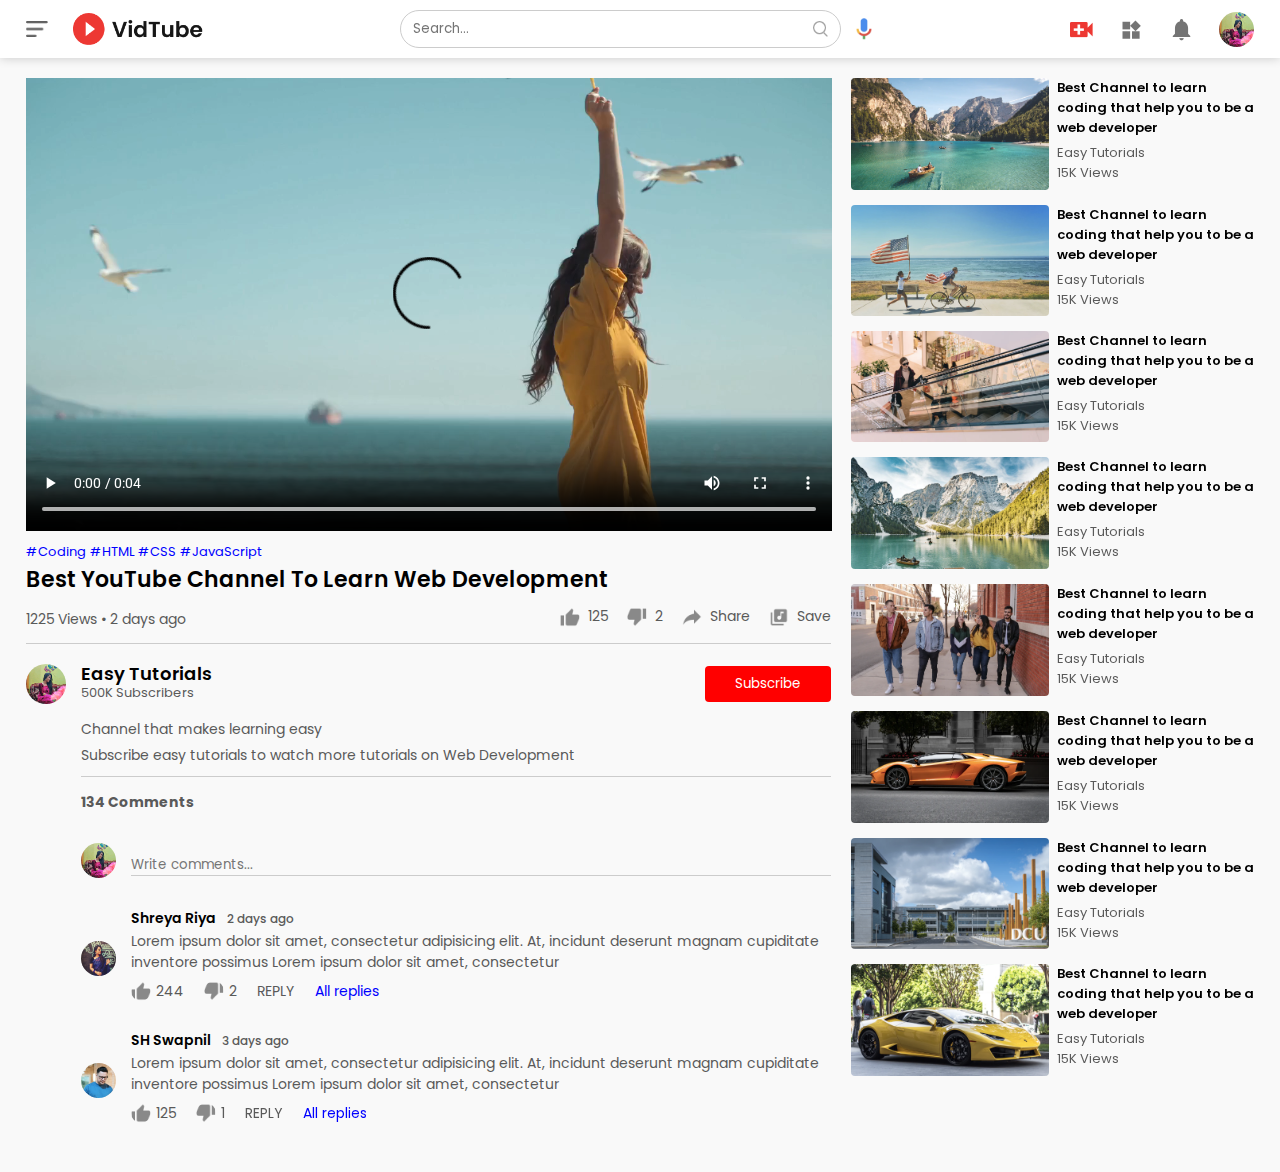
<file: YouTube Clone/play_video.html>
<!DOCTYPE html>
<html lang="en">
<head>
    <meta charset="UTF-8">
    <meta http-equiv="X-UA-Compatible" content="IE=edge">
    <meta name="viewport" content="width=device-width, initial-scale=1.0">
    <title>Play Video - MyTube</title>
    <link rel="stylesheet" href="style.css">
</head>
<body>
    <!-- -------------------navbar------------------------------------->
    <nav class="flex_div">
        <div class="nav_left flex_div">
            <img src="images/menu.png" class="menu_icon" >
            <img src="images/logo.png" class="logo_icon" >
        </div>
        <div class="nav_mid flex_div">
            <div class="search_box flex_div">
                <input type="text" placeholder="Search...">
                <img src="images/search.png">
            </div>
            <img src="images/voice-search.png" class="mic_icon">
        </div>
        <div class="nav_right flex_div">
            <img src="images/upload.png">
            <img src="images/more.png">
            <img src="images/notification.png">
            <img src="images/shreya5.png" class="user_icon">
        </div>
    </nav>

    <div class="container play_container">
        <div class="row">
            <div class="play_video">
                <video controls autoplay>
                    <source src="images/video.mp4" type="video/mp4">
                </video>

                <div class="tags">
                    <a href="">#Coding</a>
                    <a href="">#HTML</a>
                    <a href="">#CSS</a>
                    <a href="">#JavaScript</a>
                </div>
                <h3>Best YouTube Channel To Learn Web Development</h3>
                <div class="play_video_info">
                    <p>1225 Views &bull; 2 days ago</p>
                    <div>
                        <a href=""><img src="images/like.png">125</a>
                        <a href=""><img src="images/dislike.png">2</a>
                        <a href=""><img src="images/share.png">Share</a>
                        <a href=""><img src="images/save.png">Save</a>
                    </div>
                </div>
                <hr>

                <div class="publisher">
                    <img src="images/shreya5.png">
                    <div>
                        <p>Easy Tutorials</p>
                        <span>500K Subscribers</span>
                    </div>
                    <button type="button">Subscribe</button>
                </div>

                <div class="vid_description">
                    <p>Channel that makes learning easy</p>
                    <p>Subscribe easy tutorials to watch more tutorials on Web Development</p>
                    <hr>
                    <h4>134 Comments</h4>
                    <div class="add_comment">
                        <img src="images/shreya5.png">
                        <input type="text" placeholder="Write comments...">
                    </div>

                    <div class="old_comment">
                        <img src="images/shreya2.jpg">
                        <div>
                            <h3>Shreya Riya <span>2 days ago</span></h3>
                            <p>Lorem ipsum dolor sit amet, consectetur adipisicing elit. At, incidunt deserunt magnam cupiditate inventore possimus Lorem ipsum dolor sit amet, consectetur</p>
                            <div class="comment_action">
                                <img src="images/like.png">
                                <span>244</span>
                                <img src="images/dislike.png">
                                <span>2</span>
                                <span>REPLY</span>
                                <a href="">All replies</a>
                            </div>
                        </div>
                    </div>
                    <div class="old_comment">
                        <img src="images/tom.png">
                        <div>
                            <h3>SH Swapnil <span>3 days ago</span></h3>
                            <p>Lorem ipsum dolor sit amet, consectetur adipisicing elit. At, incidunt deserunt magnam cupiditate inventore possimus Lorem ipsum dolor sit amet, consectetur</p>
                            <div class="comment_action">
                                <img src="images/like.png">
                                <span>125</span>
                                <img src="images/dislike.png">
                                <span>1</span>
                                <span>REPLY</span>
                                <a href="">All replies</a>
                            </div>
                        </div>
                    </div>
                </div>
                
            </div>

            <div class="right_sidebar">

                <div class="side_video_list">
                    <a href="" class="small_thumbnail"><img src="images/thumbnail1.png"></a>
                    <div class="vid_info">
                        <a href="">Best Channel to learn coding that help you to be a web developer</a>
                        <p>Easy Tutorials</p>
                        <p>15K Views</p>
                    </div>
                </div>
                <div class="side_video_list">
                    <a href="" class="small_thumbnail"><img src="images/thumbnail2.png"></a>
                    <div class="vid_info">
                        <a href="">Best Channel to learn coding that help you to be a web developer</a>
                        <p>Easy Tutorials</p>
                        <p>15K Views</p>
                    </div>
                </div>
                <div class="side_video_list">
                    <a href="" class="small_thumbnail"><img src="images/thumbnail3.png"></a>
                    <div class="vid_info">
                        <a href="">Best Channel to learn coding that help you to be a web developer</a>
                        <p>Easy Tutorials</p>
                        <p>15K Views</p>
                    </div>
                </div>
                <div class="side_video_list">
                    <a href="" class="small_thumbnail"><img src="images/thumbnail4.png"></a>
                    <div class="vid_info">
                        <a href="">Best Channel to learn coding that help you to be a web developer</a>
                        <p>Easy Tutorials</p>
                        <p>15K Views</p>
                    </div>
                </div>
                <div class="side_video_list">
                    <a href="" class="small_thumbnail"><img src="images/thumbnail5.png"></a>
                    <div class="vid_info">
                        <a href="">Best Channel to learn coding that help you to be a web developer</a>
                        <p>Easy Tutorials</p>
                        <p>15K Views</p>
                    </div>
                </div>
                <div class="side_video_list">
                    <a href="" class="small_thumbnail"><img src="images/thumbnail6.png"></a>
                    <div class="vid_info">
                        <a href="">Best Channel to learn coding that help you to be a web developer</a>
                        <p>Easy Tutorials</p>
                        <p>15K Views</p>
                    </div>
                </div>
                <div class="side_video_list">
                    <a href="" class="small_thumbnail"><img src="images/thumbnail7.png"></a>
                    <div class="vid_info">
                        <a href="">Best Channel to learn coding that help you to be a web developer</a>
                        <p>Easy Tutorials</p>
                        <p>15K Views</p>
                    </div>
                </div>
                <div class="side_video_list">
                    <a href="" class="small_thumbnail"><img src="images/thumbnail8.png"></a>
                    <div class="vid_info">
                        <a href="">Best Channel to learn coding that help you to be a web developer</a>
                        <p>Easy Tutorials</p>
                        <p>15K Views</p>
                    </div>
                </div>
            </div>
        </div>
    </div>
</body>
</html>
</file>
<file: YouTube Clone/style.css>
@import url('https://fonts.googleapis.com/css2?family=Montserrat:wght@100&family=Poppins:wght@100;400;700&family=Roboto:wght@300;400;700&family=Ubuntu:wght@300&display=swap');
* {
    margin: 0;
    padding: 0;
    box-sizing: border-box;
    font-family: 'Poppins', sans-serif;
}
a {
    text-decoration: none;
    color: #5a5a5a;
}
img {
    cursor: pointer;
}
.flex_div {
    display: flex;
    align-items: center;
}
nav {
    padding: 10px 2%;
    justify-content: space-between;
    box-shadow: 0 0 10px rgba(0, 0, 0, 0.2);
    background-color: #fff;
    position: sticky;
    top: 0;
    z-index: 100000;
}
.nav_right img{
    width: 25px;
    margin-right: 25px;
}
.nav_right .user_icon {
    width: 35px;
    aspect-ratio: 1/1;
    max-width: 100%;
    height: auto;
    border-radius: 50%;
    margin-right: 0;
}
.nav_left .menu_icon {
    width: 22px;
    margin-right: 25px;
}
.nav_left .logo_icon {
    width: 130px;
}
.nav_mid .mic_icon {
    width: 16px;
}
.nav_mid .search_box {
    border: 1px  solid #ccc;
    border-radius: 25px;
    margin-right: 15px;
    padding: 8px 12px;
}
.nav_mid .search_box input {
    width: 400px;
    border: none;
    outline: 0;
    background-color: transparent;
}
.nav_mid .search_box img {
    width: 15px;
}
/* -------------------------------sidebar------------------- */

.sidebar {
    background-color: #fff;
    width: 15%;
    height: 100vh;
    position: fixed;
    top: 0;
    padding-left: 2%;
    padding-top: 80px;
}
.shortcut_links a img {
    width: 20px;
    aspect-ratio: 1/1;
    max-width: 100%;
    height: auto;
    margin-right: 20px;
}
.shortcut_links a {
    display: flex;
    align-items: center;
    margin-bottom: 20px;
    width: fit-content;
    flex-wrap: wrap;
}
.shortcut_links a:first-child {
    color: #ed3833;
}
.sidebar hr {
    border: 0;
    background-color: #ccc;
    height: 1px;
    width: 85%;
}
.subscribed_list h3 {
    font-size: 13px;
    margin: 20px 0;
    color: #5a5a5a;
}
.subscribed_list a {
    display: flex;
    align-items: center;
    margin-bottom: 20px;
    width: fit-content;
    flex-wrap: wrap;
}
.subscribed_list a img {
    width: 25px;
    border-radius: 50%;
    margin-right: 20px;
}
.small_sidebar {
    width: 5%;
}
.small_sidebar a p {
    display: none;
}
.small_sidebar h3 {
    display: none;
}
.small_sidebar hr {
    width: 50%;
    margin-bottom: 25px;
}

/* ----------------------------main------------------------ */

.container {
    background-color: #f9f9f9;
    padding: 20px 2% 20px 17%;
}
.large_container {
    padding-left: 7%;
}
.banner {
    width: 100%;
}
.banner img {
    width: 100%;
    border-radius: 8px;
}
.list_container {
    display: grid;
    grid-template-columns: repeat(auto-fit, minmax(250px, 1fr));
    grid-column-gap: 16px;
    grid-row-gap: 30px;
    margin-top: 15px;
}
.vid_list .thumbnail{
    width: 100%;
    border-radius: 5px;
}
.vid_list .flex_div {
    align-items: flex-start;
    margin-top: 7px;
}
.vid_list .flex_div img {
    width: 35px;
    aspect-ratio: 1/1;
    max-width: 100%;
    height: auto;
    margin-right: 10px;
    border-radius: 50%;
}
.vid_info {
    color: #5a5a5a;
    font-size: 13px;
}
.vid_info a {
    color: #000;
    font-weight: 600;
    display: block;
    margin-bottom: 5px;
}

@media (max-width: 900px) {
    .menu_icon {
        display: none;
    }
    .sidebar {
        display: none;
    }
    .container, .large_container {
        padding-left: 5%;
        padding-right: 5%;
    }
    .nav_right img {
        display: none;
    }
    .nav_right .user_icon {
        display: block;
        width: 30px;
    }
    .nav_mid .search_box input {
        width: 100px;
    }
    .nav_mid .mic_icon {
        display: none;
    }
    .logo_icon {
        width: 90px;
    }
}

/* ------------------play Video Page ------------------- */

.play_container {
    padding-left: 2%;
}
.row {
    display: grid;
    grid-template-columns: 2fr 1fr;
    grid-column-gap: 20px;
    
}
.play_video video {
    width: 100%;
}
.side_video_list {
    display: flex;
    justify-content: space-between;
    margin-bottom: 8px;
}
.side_video_list img {
    width: 100%;
    border-radius: 4px;
}
.side_video_list .small_thumbnail {
    flex-basis: 49%;
}
.side_video_list .vid_info {
    flex-basis: 49%;
}
.play_video .tags a {
    color: #0000ff;
    font-size: 13px;
}
.play_video h3 {
    font-size: 22px;
    font-weight: 600;
}
.play_video .play_video_info {
    display: flex;
    justify-content: space-between;
    align-items: center;
    flex-wrap: wrap;
    margin-top: 10px;
    font-size: 14px;
    color: #5a5a5a;
}
.play_video .play_video_info a img {
    width: 20px;
    margin-right: 8px;
}
.play_video .play_video_info a {
    display: inline-flex;
    align-items: center;
    margin-left: 15px;
}
.play_video hr {
    border: 0;
    height: 1px;
    background-color: #ccc;
    margin: 10px 0;
}
.publisher {
    display: flex;
    align-items: center;
    margin-top: 20px;
}
.publisher div {
    flex: 1;
    line-height: 18px;
}
.publisher img {
    width: 40px;
    aspect-ratio: 1/1;
    max-width: 100%;
    height: auto;
    border-radius: 50%;
    margin-right: 15px;
}
.publisher div p {
    color: #000;
    font-size: 18px;
    font-weight: 600;
}
.publisher div span {
    font-size: 13px;
    color: #5a5a5a;
}
.publisher button {
    background-color: red;
    color: #fff;
    padding: 8px 30px;
    border: none;
    outline: 0;
    border-radius: 4px;
    cursor: pointer;
}
.vid_description {
    padding-left: 55px;
    margin: 15px 0;
}
.vid_description p {
    font-size: 14px;
    margin-bottom: 5px;
    color: #5a5a5a;
}
.vid_description h4 {
    font-size: 14px;
    margin-top: 15px;
    color: #5a5a5a;
}
.add_comment {
    display: flex;
    align-items: center;
    margin: 30px 0;
}
.add_comment img {
    width: 35px;
    aspect-ratio: 1/1;
    max-width: 100%;
    height: auto;
    border-radius: 50%;
    margin-right: 15px;
}
.add_comment input {
    border: none;
    outline: none;
    border-bottom: 1px solid #ccc;
    width: 100%;
    padding-top: 10px;
    background-color: transparent;
}
.old_comment {
    display: flex;
    align-items: center;
    margin: 20px 0;
}
.old_comment img {
    width: 35px;
    aspect-ratio: 1/1;
    max-width: 100%;
    height: auto;
    border-radius: 50%;
    margin-right: 15px;
}
.old_comment h3 {
    font-size: 14px;
    margin-bottom: 2px;
}
.old_comment h3 span {
    font-size: 12px;
    color: #5a5a5a;
    font-weight: 500;
    margin-left: 8px;
}
.comment_action {
    display: flex;
    align-items: center;
    margin: 8px 0;
    font-size: 14px;
}
.comment_action img {
    width: 20px;
    margin-right: 5px;
}
.comment_action span {
    margin-right: 20px;
    color: #5a5a5a;
}
.comment_action a {
    color: #0000ff;
}

@media (max-width: 900px) {
    .row {
        grid-template-columns: 1fr;
    }
    .play_container {
        padding-left: 5%;
    }
    .vid_description {
        padding-left: 0;
    }
    .play_video .play_video_info a {
        margin-left: 0;
        margin-right: 15px;
        margin-top: 15px;
    }
}
</file>
